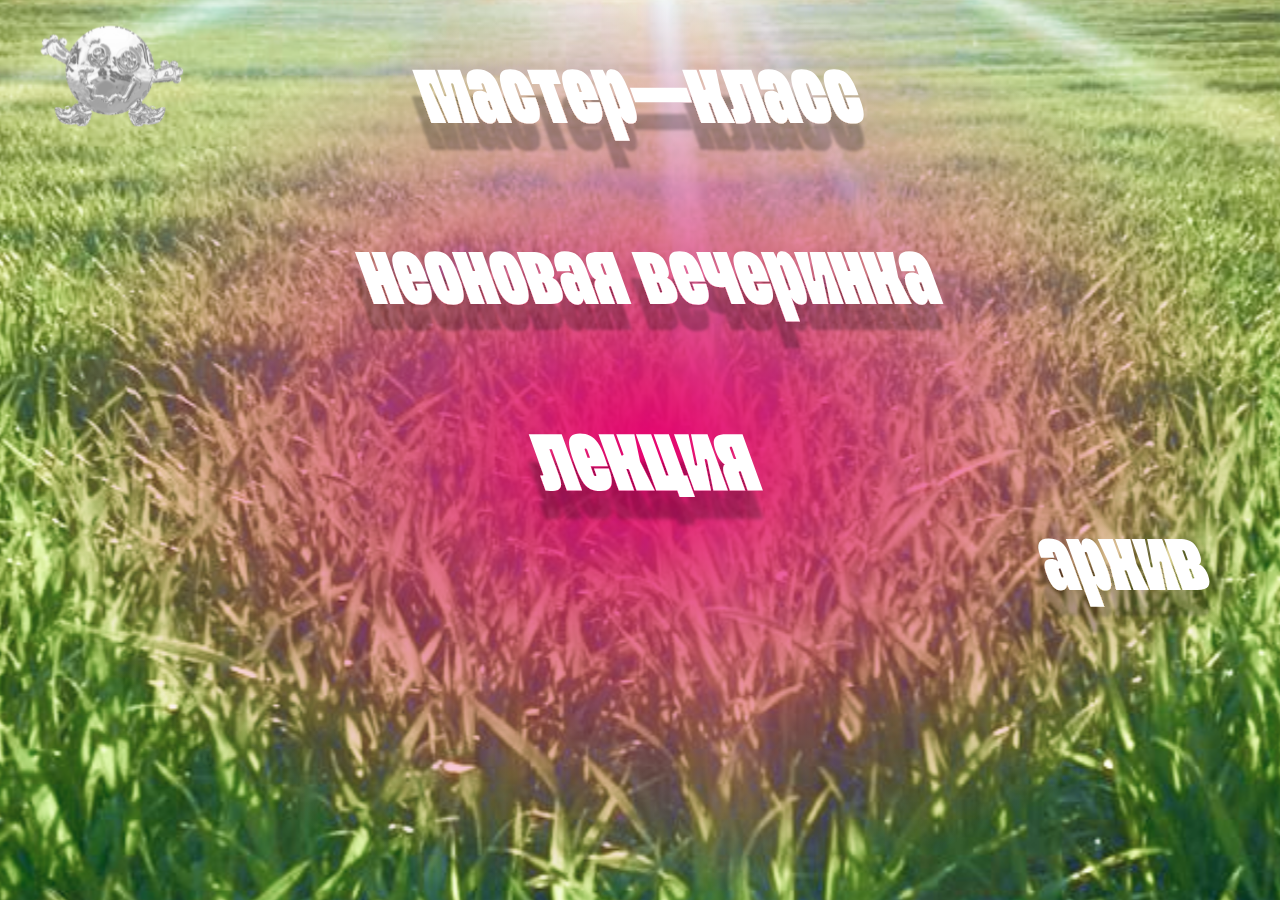
<file: afisha.html>
<!DOCTYPE html>
<html lang="en">
<head>
    <meta charset="UTF-8">
    <meta name="viewport" content="width=device-width, initial-scale=1.0">
    <title>Document</title>
    <link rel="icon" href="./image/favicon.png">
    <link rel="stylesheet" href="./stylesheets/style.css">
    <script src="./javascripts/afisha.js" charset="UTF-8"></script>
</head>
<body>

    <style>
        body{
    background: url(./image/4eaf.svg);
    width: 100vw;
    height: 100vh;
    background-size: cover; 
    background-position: center;
    background-repeat: no-repeat;
}
    </style>
   
    <a href="index.html"><img class="hisserebro" src="image/glavn.svg" alt=""></a>
    
<div class="knm">
    <a href="./masterclass.html"><img class="master-class" src="image/master-class.svg"></a>
</div>

<div class="knng">
    <a href="./newyear.html"><img class="lecture" src="image/newyear.svg"></a>
</div>

<div class="lala">
    <a href="./lecture.html"><img class="lolo" src="image/lecture.svg"></a>
</div>

<div class="kna">
    <img class="arhiv" src="image/arhiv.svg">
</div>
</body>
</html>
</file>
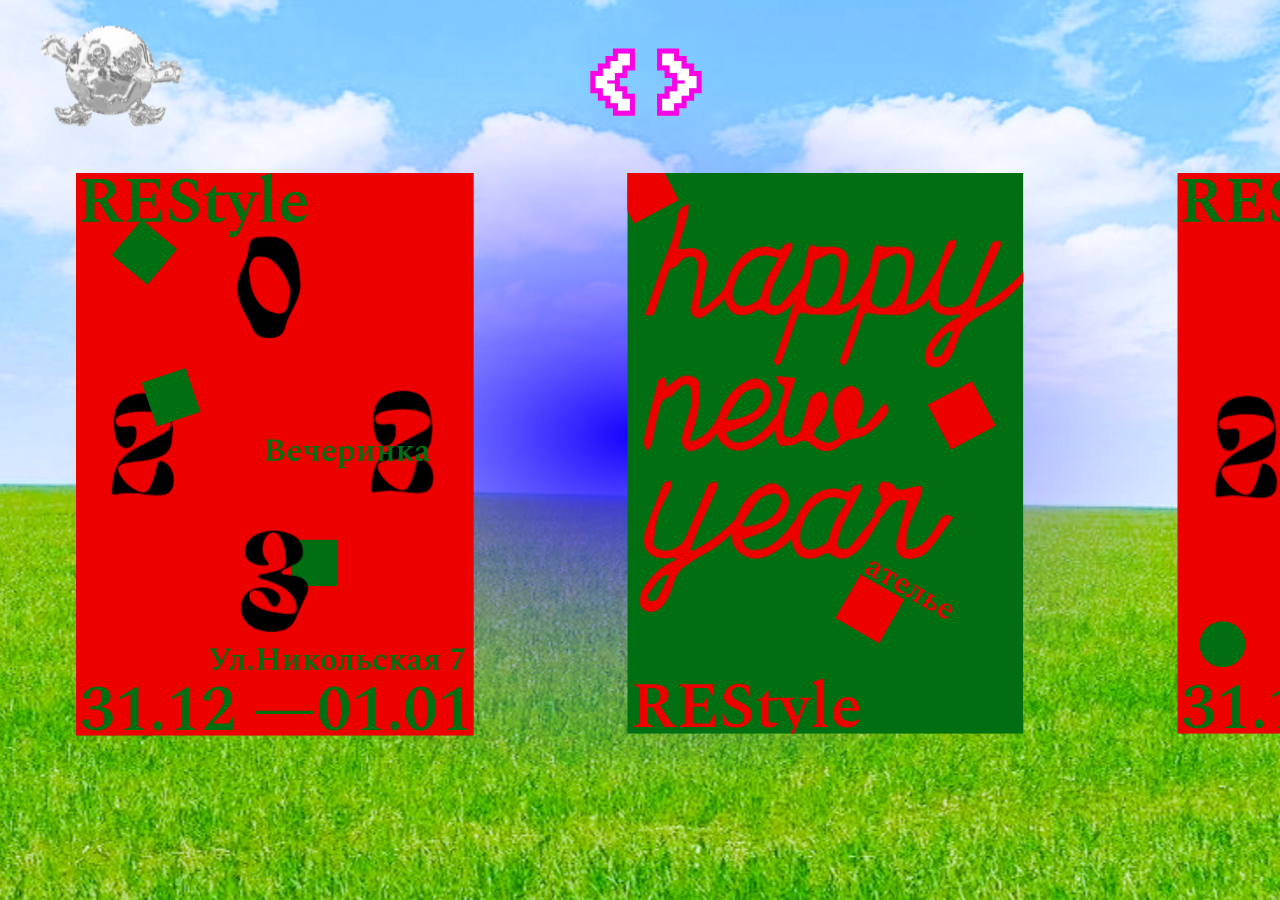
<file: arhiv.html>
<!DOCTYPE html>
<html lang="en">
<head>
    <meta charset="UTF-8">
    <meta name="viewport" content="width=device-width, initial-scale=1.0">
    <title>Document</title>
    <link rel="icon" href="./image/favicon.png">
    <link rel="stylesheet" href="./stylesheets/style.css">
    <script src="./javascripts/afisha.js" charset="UTF-8"></script>
</head>
<style>
    body{
background: url(./image/fonmaster.svg);
width: 100vw;
height: 100vh;
background-size: cover; 
background-position: center;
background-repeat: no-repeat;
}
</style>

<a href="afisha.html"><img class="afserebro" src="image/glavn.svg" alt=""></a>


<div class="fifthblock">
<div class="carousel-container">
  <button id="prevBtn" class="carousel-btn"><img class="tableimage" src="./image/left.svg" alt=""></button>
  <button id="nextBtn" class="carousel-btn"><img class="tableimage" src="./image/right.svg" alt=""></button>
</div>

<div class="cards-container">
    <div class="card">
        <img src="image/arhiv1.svg" alt="Image 1">
    </div>

      <div class="card">
          <img src="image/arhiv2.svg" alt="Image 2">
      </div>

      <div class="card">
          <img src="image/arhiv3.svg" alt="Image 3">
      </div>
      <div class="card">
        <img src="image/arhiv4.svg" alt="Image 3">
    </div>
<body>
</file>
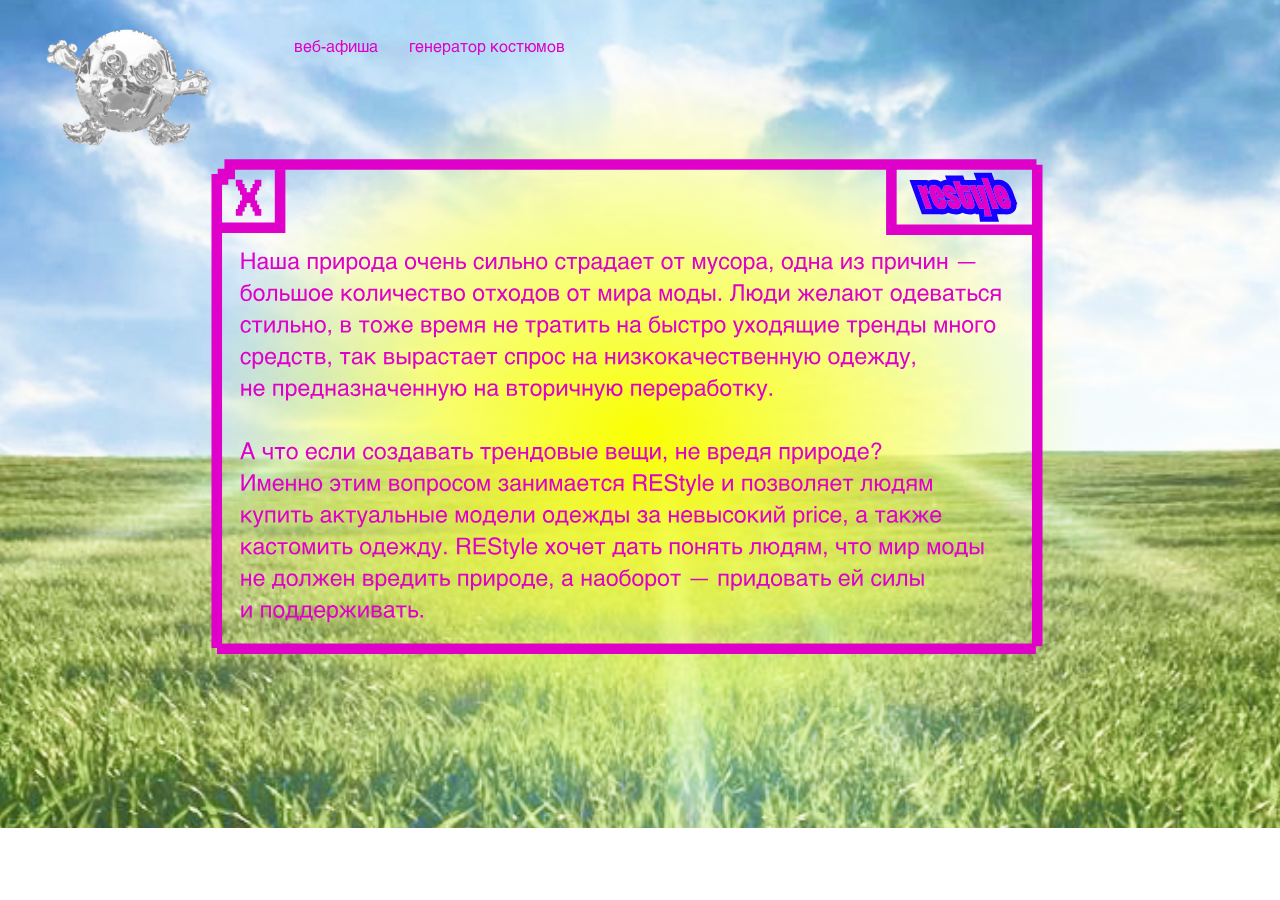
<file: history.html>
<!DOCTYPE html>
<html lang="en">
<head>
    <meta charset="UTF-8">
    <meta name="viewport" content="width=device-width, initial-scale=1.0">
    <title>Document</title>
    <link rel="icon" href="./image/favicon.png">
    <link rel="stylesheet" href="./stylesheets/style.css">
    <script src="javascripts/history.js" charset="UTF-8"></script>
</head>
<body>
  <style>
    body{
    background: url(./image/2e.svg);
    width: 100vw;
    height: 92vh;
    background-size: cover; /* Или 'contain' в зависимости от того, как вам нужно отображать изображение */
    background-position: center;
    background-repeat: no-repeat;
    overflow: hidden;
 }

 
  </style>
<a href="index.html"><img class="serekbro" src="image/glavn.svg" alt=""></a>

<a class="afisha" href="https://amaliaggrr.github.io/webamires/" target="_blank"> веб-афиша</a>
<a class="generator" href="https://amaliaggrr.github.io/restyleweb/" target="_blank"> генератор костюмов</a>


<div class="hisplaj">
  <img class="plajhis" src="image/plajhis.svg" alt="">
</div>



</body>
</html>
</file>
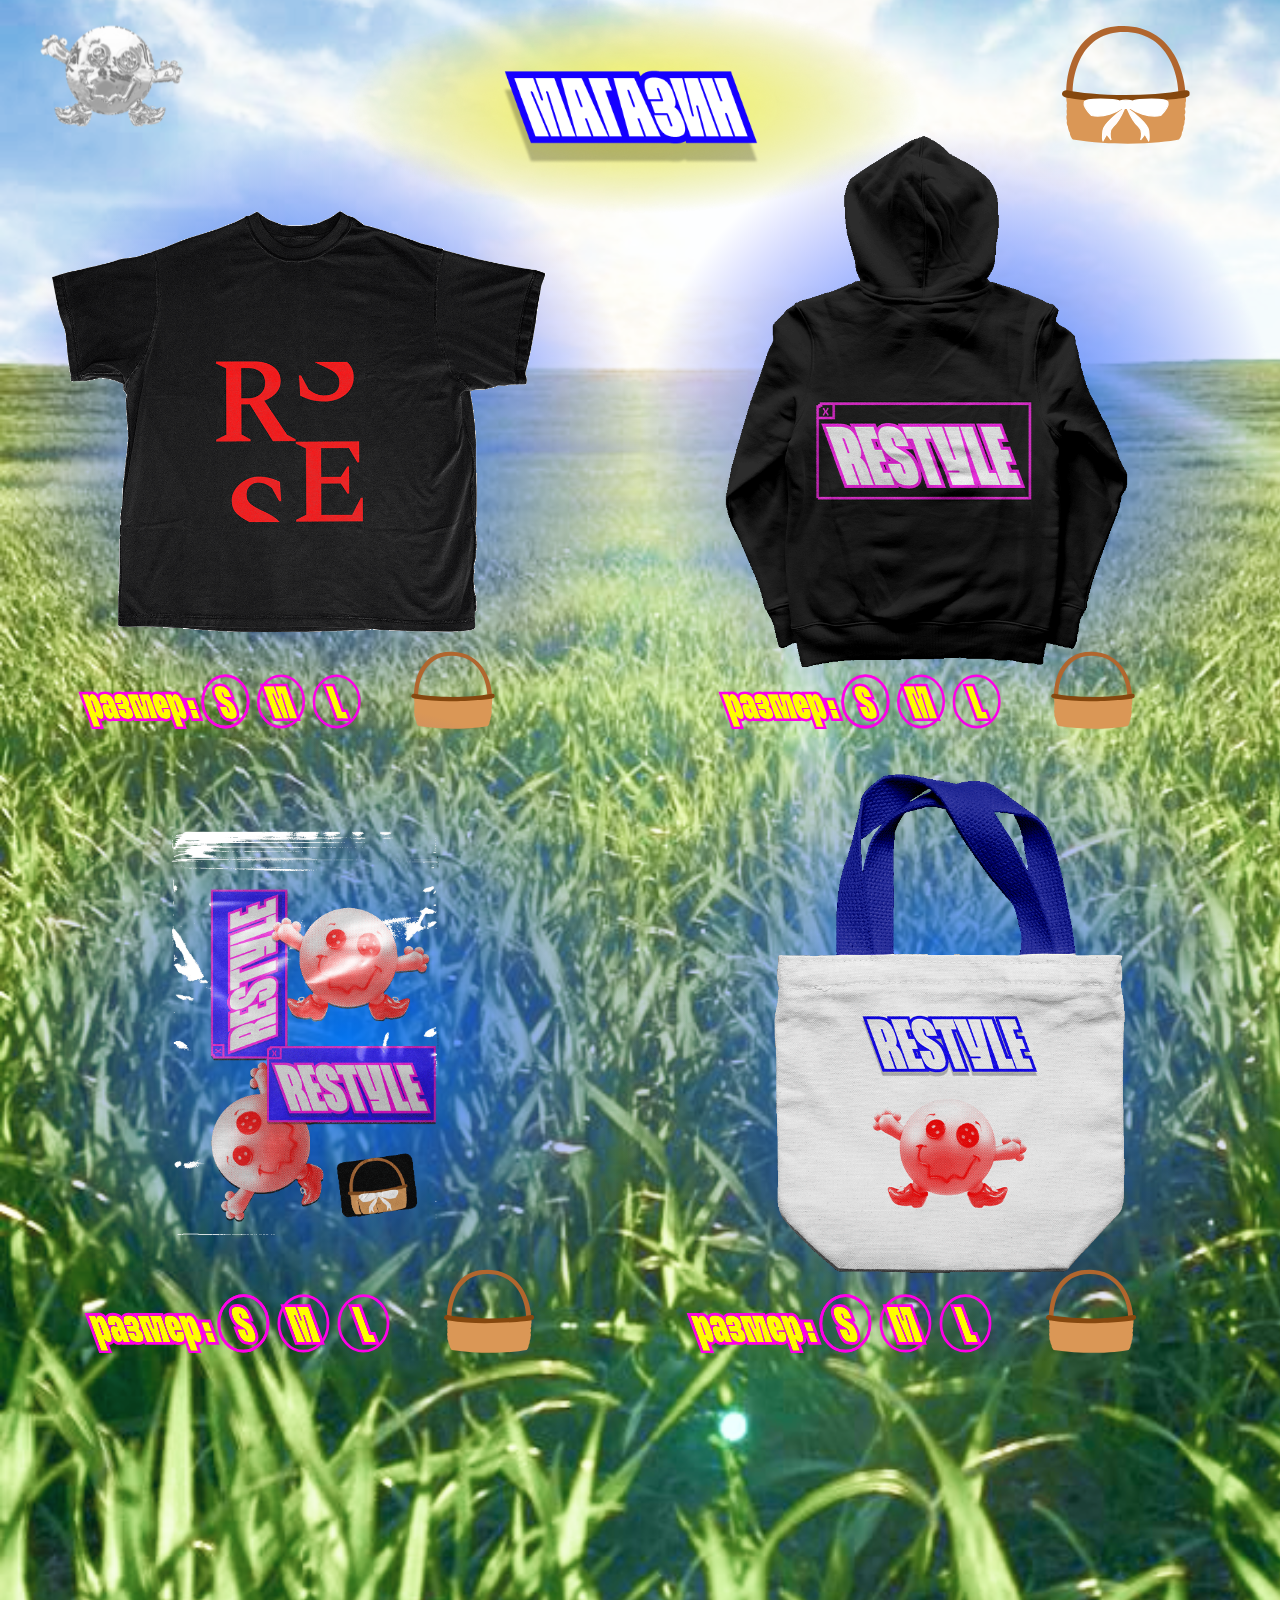
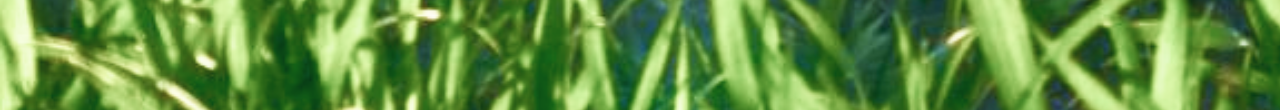
<file: korzina.html>
<!DOCTYPE html>
<html lang="en">
<head>
    <meta charset="UTF-8">
    <meta name="viewport" content="width=device-width, initial-scale=1.0">
    <title>Document</title>
    <link rel="icon" href="./image/favicon.png">
    <link rel="stylesheet" href="./stylesheets/style.css">
    <script src="./javascripts/java-script.js" charset="UTF-8"></script>
</head>
<body>
    <div class="backor">
        <img class="korzinbak" src="./image/Yummy green 2.svg"> 
    </div>
    <a href="index.html"><img class="serekbedro" src="./image/glavn.svg" alt=""></a>
   
    <div class="pipi">
        <img class="klklk" src="./image/dwdddc.png">
    </div>

    <div class="korz">
        <img class="kooerz" src="./image/fvcfv.svg">
    </div>
  

    <div class="sin">
        <img class="razzmer" src="./image/Group 148.svg">
    </div>
    <div class="t-shirt">
        <img class="ttshirt" src="./image/t-shirt.gif"> 
    </div>

    <div class="in">
        <img class="zmer" src="./image/Group 148.svg">
    </div>
    <div class="so">
        <img class="xudi" src="./image/ssweat.gif"> 
    </div>

    <div class="oon">
        <img class="tttt" src="./image/Group 148.svg">
    </div>
    <div class="sumke">
        <img class="bag" src="./image/sumka.gif"> 
    </div>

    <div class="popo">
        <img class="pppppp" src="./image/Group 148.svg">
    </div>
    <div class="sssss">
        <img class="ededed" src="./image/Untitled-3.gif"> 
    </div>
</body>
</html>
</file>
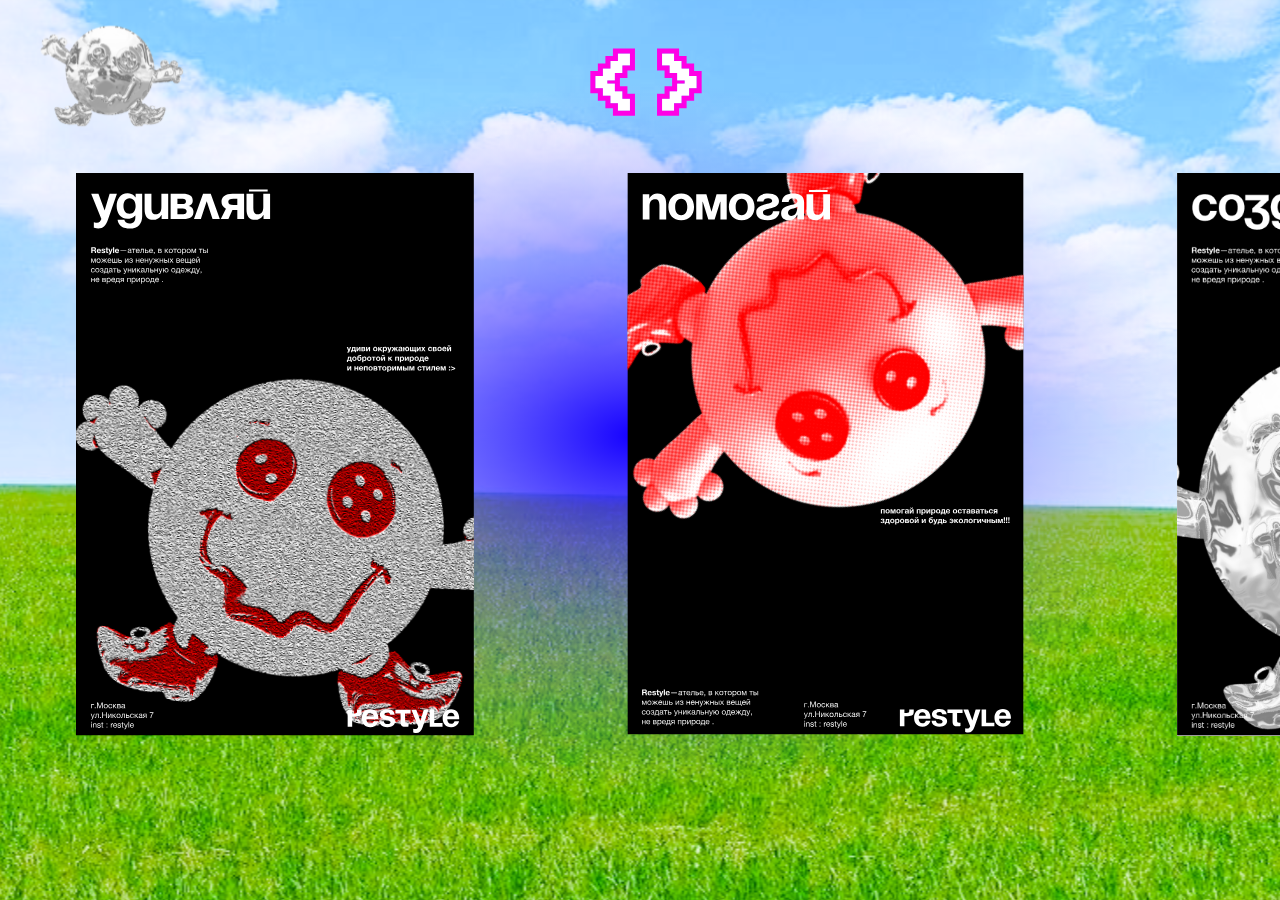
<file: lecture.html>
<!DOCTYPE html>
<html lang="en">
<head>
    <meta charset="UTF-8">
    <meta name="viewport" content="width=device-width, initial-scale=1.0">
    <title>Document</title>
    <link rel="icon" href="./image/favicon.png">
    <link href="./stylesheets/style.css" rel="stylesheet" type="text/css"/>
    <script src="./javascripts/newyear.js" charset="UTF-8"></script>
</head>
<body>
    <style>
        body{
    background: url(./image/fonmaster.svg);
    width: 100vw;
    height: 100vh;
    background-size: cover; 
    background-position: center;
    background-repeat: no-repeat;
}
    </style>

<a href="afisha.html"><img class="afserebro" src="image/glavn.svg" alt=""></a>


<div class="fifthblock">
    <div class="carousel-container">
      <button id="prevBtn" class="carousel-btn"><img class="tableimage" src="./image/left.svg" alt=""></button>
      <button id="nextBtn" class="carousel-btn"><img class="tableimage" src="./image/right.svg" alt=""></button>
    </div>

    <div class="cards-container">
        <div class="card">
            <img src="image/leccture.svg" alt="Image 1">
        </div>

          <div class="card">
              <img src="image/lecture2.svg" alt="Image 2">
          </div>

          <div class="card">
              <img src="image/lecture3.jpg" alt="Image 3">
          </div>
</body>
</html>
</file>
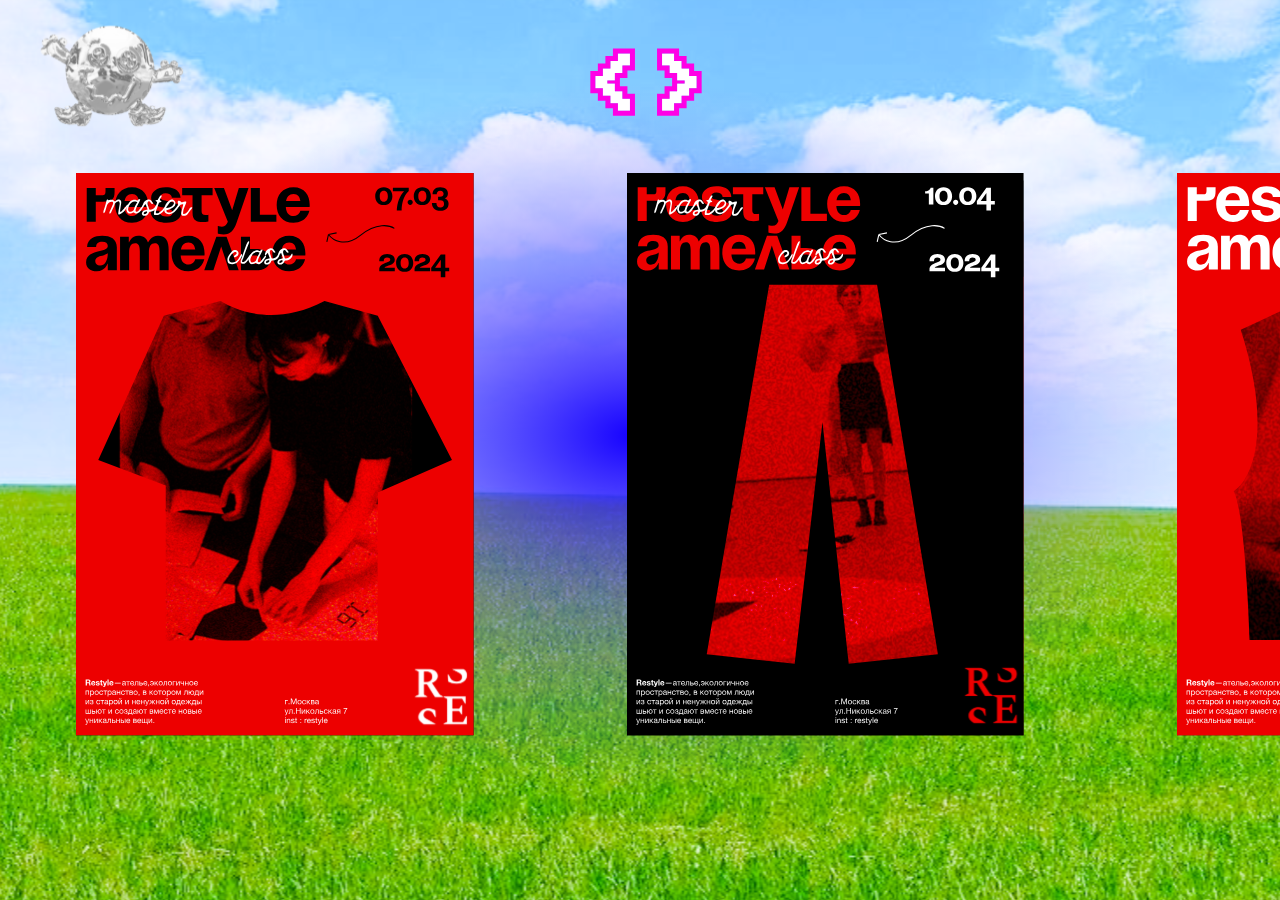
<file: masterclass.html>
<!DOCTYPE html>
<html lang="en">
<head>
    <meta charset="UTF-8">
    <meta name="viewport" content="width=device-width, initial-scale=1.0">
    <title>Document</title>
    <link rel="icon" href="./image/favicon.png">
    <link rel="stylesheet" href="./stylesheets/style.css">
    <script src="./javascripts/newyear.js" charset="UTF-8"></script>
</head>
<body>
    <style>
        body{
    background: url(./image/fonmaster.svg);
    width: 100vw;
    height: 100vh;
    background-size: cover; 
    background-position: center;
    background-repeat: no-repeat;
}
    </style>

<a href="afisha.html"><img class="afserebro" src="image/glavn.svg" alt=""></a>


<div class="fifthblock">
    <div class="carousel-container">
      <button id="prevBtn" class="carousel-btn"><img class="tableimage" src="./image/left.svg" alt=""></button>
      <button id="nextBtn" class="carousel-btn"><img class="tableimage" src="./image/right.svg" alt=""></button>
    </div>

    <div class="cards-container">
        <div class="card">
            <img src="image/masteraf1.svg" alt="Image 1">
        </div>

          <div class="card">
              <img src="image/masteraf2.svg" alt="Image 2">
          </div>

          <div class="card">
              <img src="image/masteraf3.svg" alt="Image 3">
          </div>
  </div>
</div>

</body>
</html>
</file>
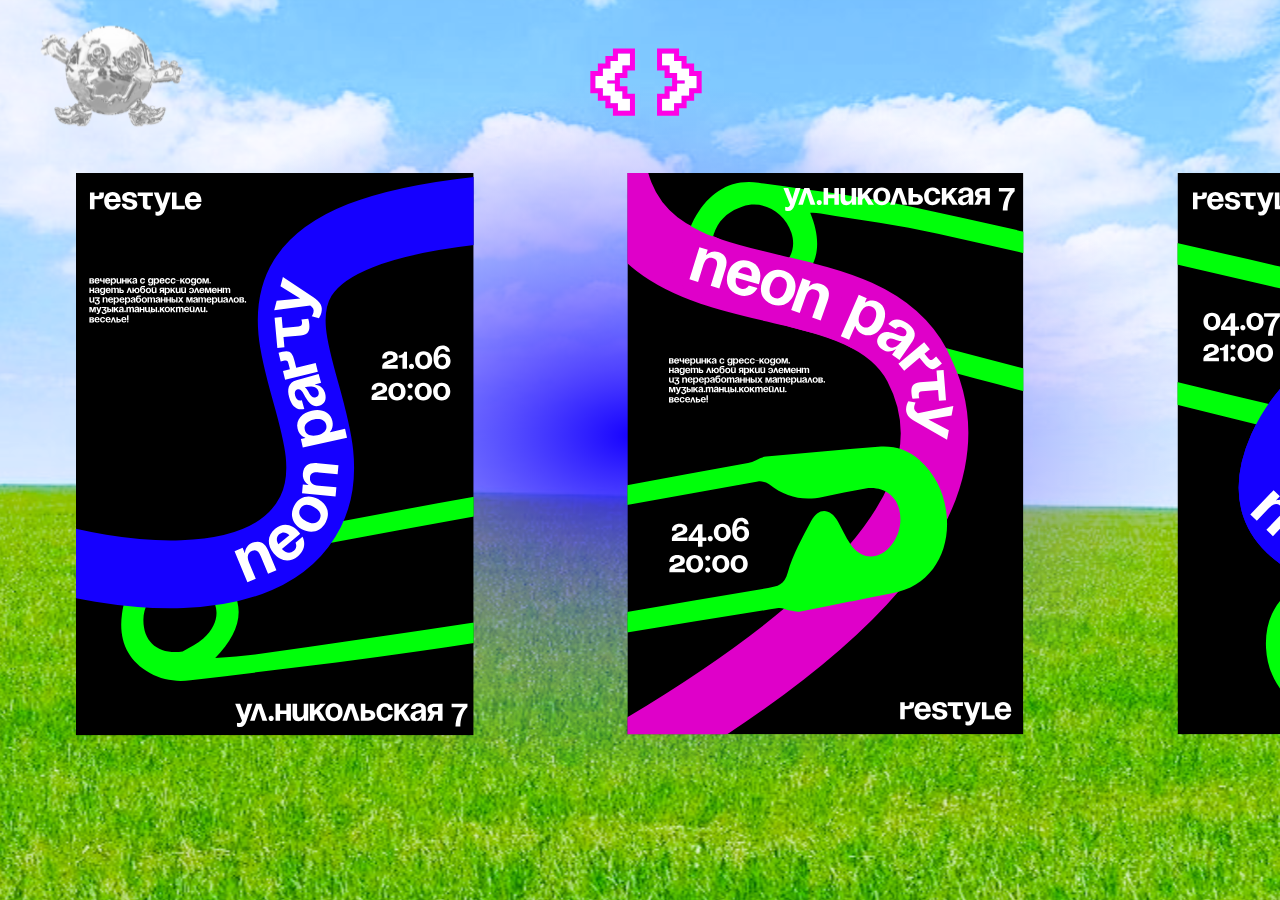
<file: newyear.html>
<!DOCTYPE html>
<html lang="en">
<head>
    <meta charset="UTF-8">
    <meta name="viewport" content="width=device-width, initial-scale=1.0">
    <title>Document</title>
    <link rel="icon" href="./image/favicon.png">
    <link href="./stylesheets/style.css" rel="stylesheet" type="text/css"/>
    <script src="./javascripts/newyear.js" charset="UTF-8"></script>
    <style>
        body {
            background: url(./image/fonmaster.svg);
            width: 100vw;
            height: 100vh;
            background-size: cover; 
            background-position: center;
            background-repeat: no-repeat;
        }
    </style>
</head>
<body>

<a href="afisha.html"><img class="afserebro" src="image/glavn.svg" alt=""></a>

<div class="fifthblock">
    <div class="carousel-container">
        <button id="prevBtn" class="carousel-btn"><img class="tableimage" src="./image/left.svg" alt=""></button>
        <button id="nextBtn" class="carousel-btn"><img class="tableimage" src="./image/right.svg" alt=""></button>
    </div>

    <div class="cards-container">
        <div class="card">
            <img src="image/neon1.svg" alt="Image 1">
        </div>
        <div class="card">
            <img src="image/neon2.svg" alt="Image 2">
        </div>
        <div class="card">
            <img src="image/neon3.svg" alt="Image 3">
        </div>
        <div class="card">
            <img src="image/neon4.svg" alt="Image 4">
        </div>
    </div>
</div>

</body>
</html>
</file>
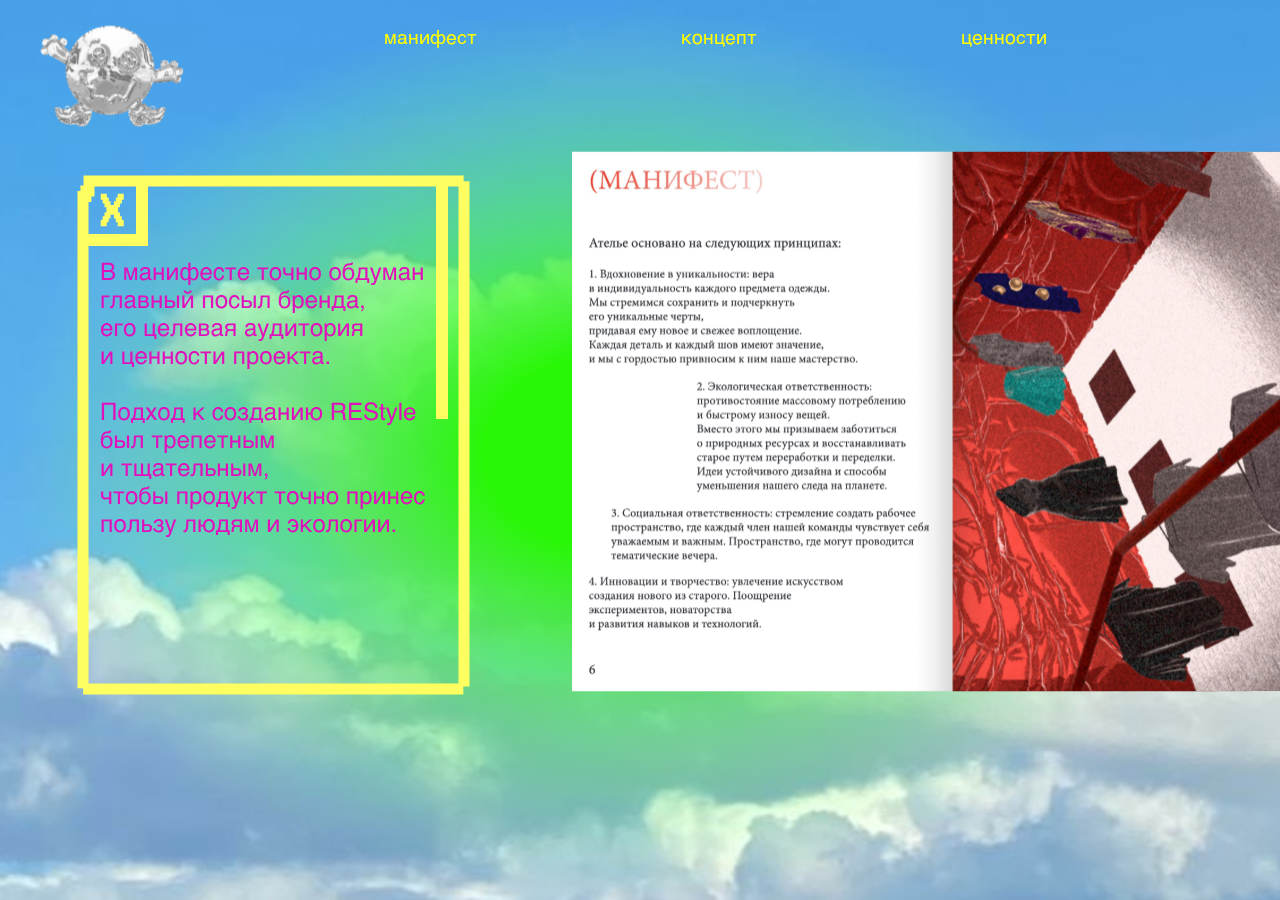
<file: restyle.html>
<!DOCTYPE html>
<html lang="en">
<head>
    <meta charset="UTF-8">
    <meta name="viewport" content="width=device-width, initial-scale=1.0">
    <title>Document</title>
    <link rel="icon" href="./image/favicon.png">
    <link rel="stylesheet" href="./stylesheets/style.css">
    <script src="javascripts/restyle.js" charset="UTF-8"></script>
</head>
<body>
    <style>
        body{
    background: url(./image/3ec.svg);
    width: 100vw;
    height: 100vh;
    background-size: cover; /* Или 'contain' в зависимости от того, как вам нужно отображать изображение */
    background-position: center;
    background-repeat: no-repeat;
}
    </style>
     <a href="index.html"><img class="sero" src="image/glavn.svg" alt=""></a>
   <div class="razmer">
    <div class="mani"><p>манифест</p></div>
    <div class="kon"><p>концепт</p></div>
    <div class="tar"><p>ценности</p></div>
    </div>
   
    <div class="pagemani">
    <img class="text" src="image/manifest.svg">
     <img class="kar" src="image/page1.svg">
  
    </div>
    
</body>
</html>
</file>
<file: stylesheets/style.css>
@import "reset.css"; 
@import "content.css"; 
@import "contenthis.css"; 
@import "contentres.css";
@import "contentafi.css";
@import "contentnews.css";
@import "newyear.css";
@import "contentkorzina.css";
</file>
